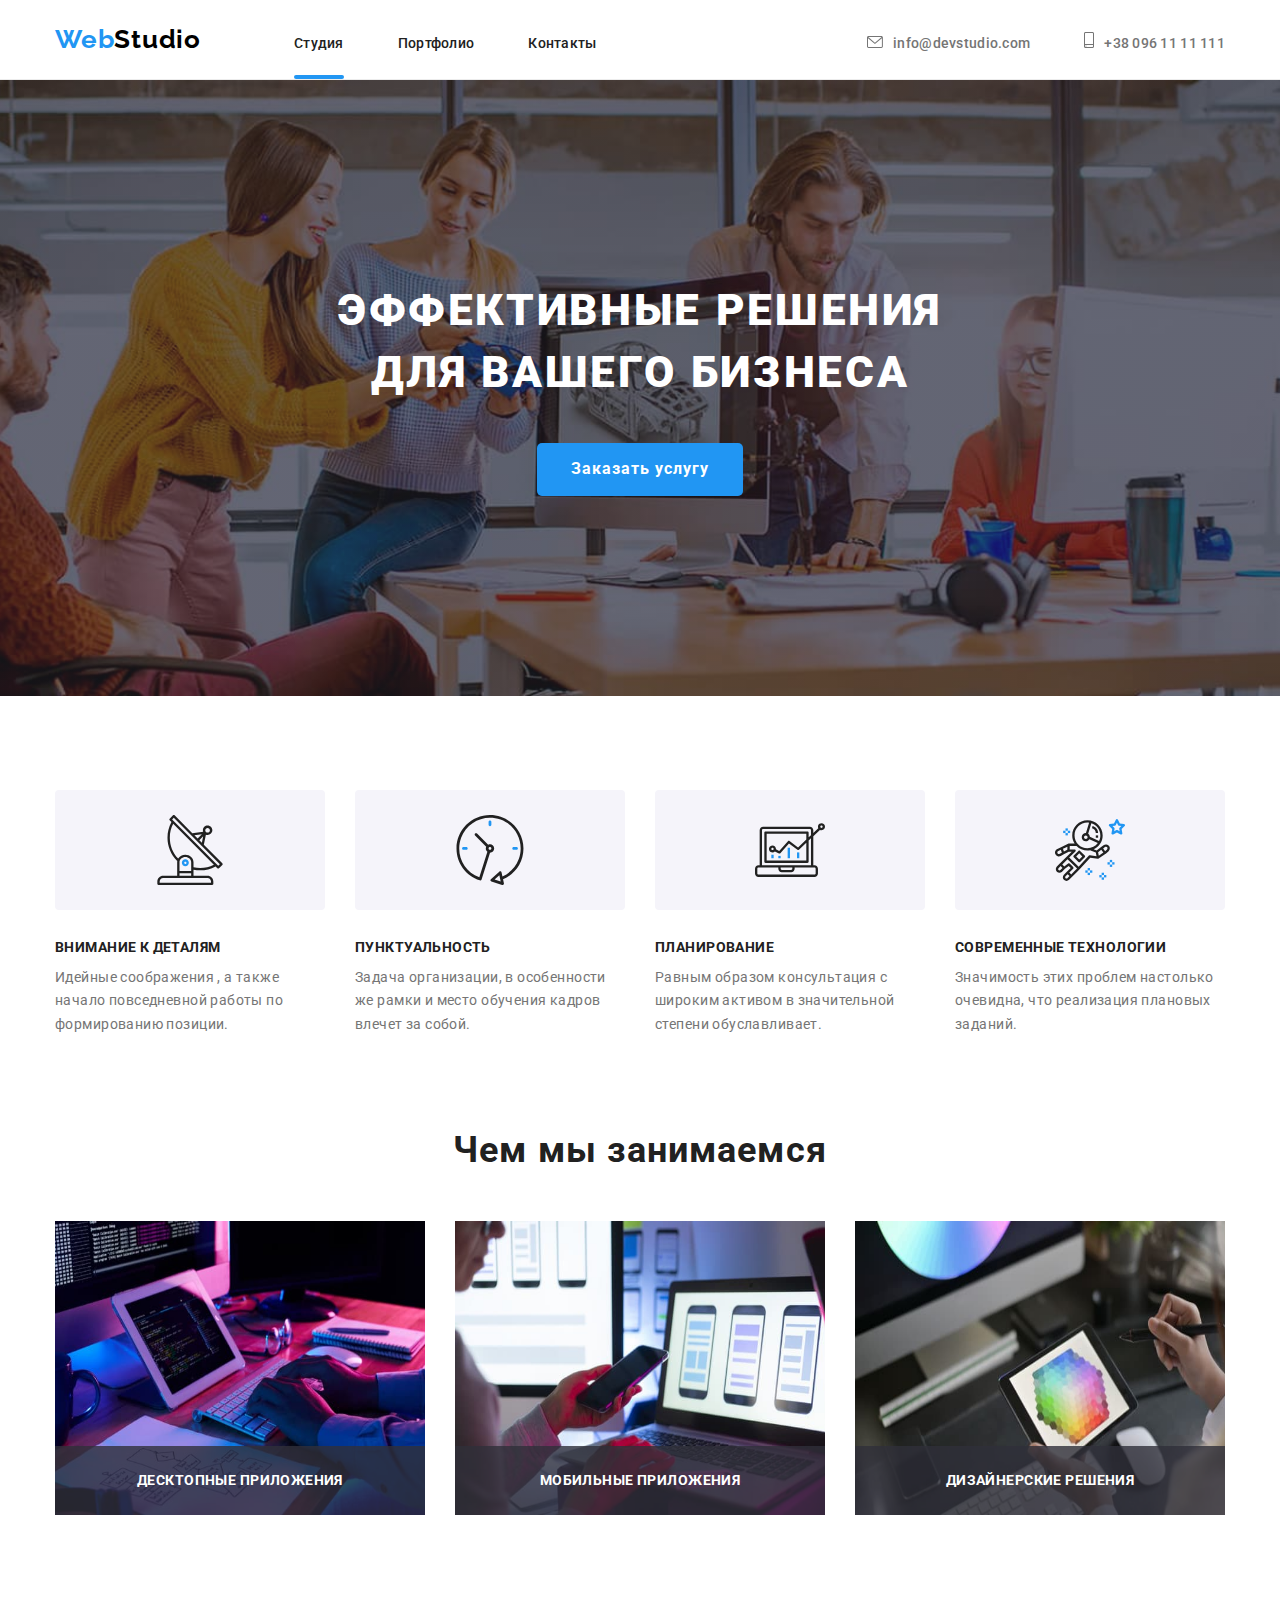
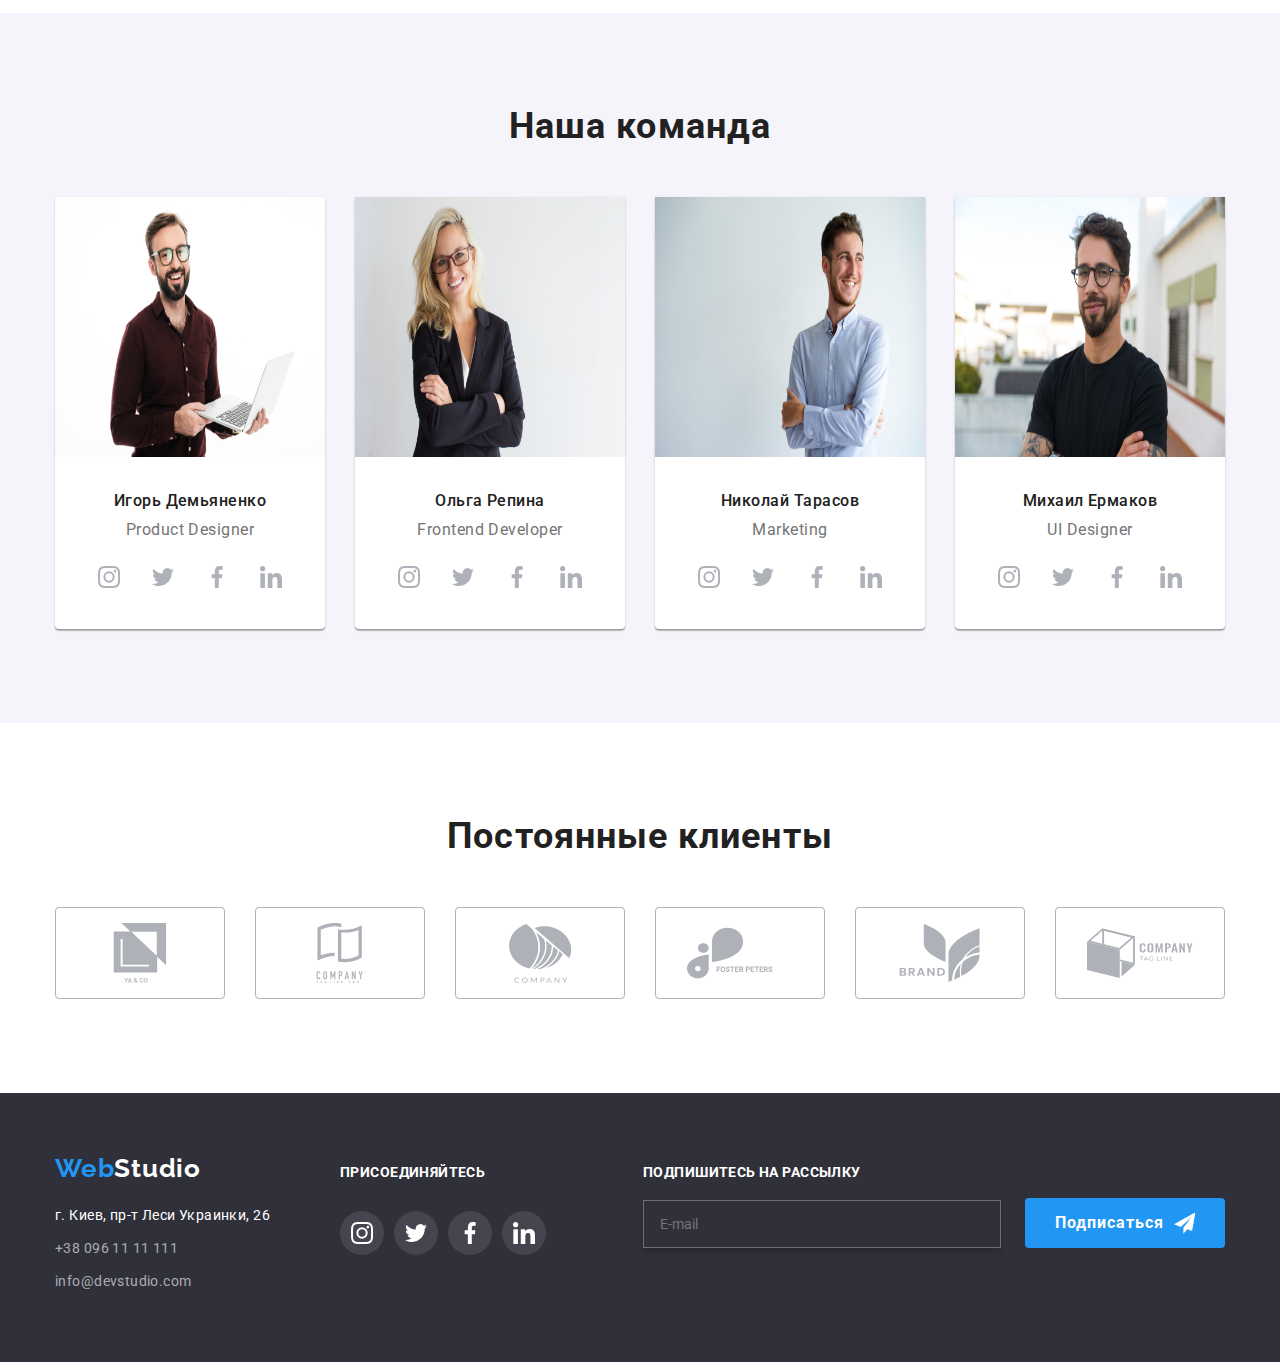
<file: index.html>
<!DOCTYPE html>
<head lang="ru">
<meta charset="UTF-8">
<meta http-equiv="X-UA-Compatible" content="IE=edge">
<meta name="viewport" content="width=device-width, initial-scale=1.0">
<title>WebStudio</title>
<link href="https://fonts.googleapis.com/css2?family=Raleway:wght@700&family=Roboto:wght@400;500;700;900&display=swap"
 rel="stylesheet">
 <link href="https://cdnjs.cloudflare.com/ajax/libs/modern-normalize/1.1.0/modern-normalize.min.css" rel="stylesheet">
<link href="css/styles.css" rel="stylesheet">
<link href="">
</head>
<body>
    <!--1 квадрат-->
    <header>
        <div class="container">
        <a href="index.html" class="header-part logo" lang="en"><span>Web</span>Studio</a>
        <nav class="header-part">
            <ul class="pages-list link">
                <li><a href="index.html" onclick="return false" class="now">Студия</a></li>
                <li><a href="portfolio.html" >Портфолио</a></li>
                <li><a href="/">Контакты</a></li>
            </ul>
        </nav>
        <div class="contacts header-part">
            <a href="mailto:info@devstudio.com" class=" contact"><svg width="16" height="12"><use href="./images/icons.svg#envelope"></use></svg>info@devstudio.com</a>
            <a href="tel:+380961111111" class=" contact"><svg width="10" height="16"><use href="./images/icons.svg#smartphone"></use></svg>+38 096 11 11 111</a>
            </div>
        </div>
    </div>
    </header>
    <!--2 квадрат-->
    <main>
    <section class="service section">
        <div class="container">
    <h1>Эффективные решения для вашего бизнеса</h1>
    <button type="button" data-modal-open>Заказать услугу</button>
</div>
    </section >
    <!--3 квадрат 1-я часть-->
    <section class="box-1 section" >
        <div class="container">
        <h2 class="none"> Наши качества</h2>
        <ul>
            <li>
<div class="case"><svg width="70px" height="70px">
    <use href="./images/icons.svg#Wi-Fi"></use>
</svg></div>
        <h3>Внимание к деталям</h3>
        <p>Идейные соображения
            , а также <br>начало повседневной работы по формированию
             позиции.</p></li>
             <li > 
                <div class="case"><svg width="70px" height="70px">
                    <use href="./images/icons.svg#Clock"></use>
                </svg></div>
            <h3>Пунктуальность</h3>
        <p>Задача организации, 
            в особенности<br> же рамки и место обучения кадров<br> влечет
             за собой.
        </p></li>
        <li >
<div class="case"><svg width="70px" height="70px">
    <use href="./images/icons.svg#Compik"></use>
</svg></div>
            <h3>Планирование</h3>
        <p>Равным образом консультация
            с <br> широким активом в значительной<br>  степени обуславливает.</p></li>
            <li >
<div class="case"><svg width="70px" height="70px">
    <use href="./images/icons.svg#Cosmo"></use>
</svg></div>
            <h3>Современные технологии</h3>
        <p>Значимость этих проблем настолько <br> очевидна, 
            что реализация плановых<br>  заданий.</p></li>
        </ul>
    </div>
    </section>
    <section class="box-2">
    <div class="container">
    <h2>Чем мы занимаемся</h2>
    <ul >
    <li><img src="images/images-studio/eff34a388bbc6409758a002e5a58c3ca.jpg" 
        alt="programer-working-his-desk-office" width="370" height="294"><p class="type-work">Десктопные приложения</p></li>
    <li><img src="images/images-studio/fe209b7db875477ca0f844823574082d.jpg"
         alt="web-ui-designers-are-developing-application-smartphones-team-creators-is-working-interface-mobile-phones"
    width="370px" height="294px"><p class="type-work">Мобильные приложения</p></li>
    <li><img src="images/images-studio/ff490664ba91f138b9f708e01d65306a.jpg"
         alt="creative-artist-web-design-with-working-colour-selection-graphic-tablet"
    width="370px" height="294px"><p class="type-work">Дизайнерские решения</p></li>
    </div>
</ul>
</div>
    </section>
    <!--2-я часть-->
    <section class="team section">
        <div class="container">
    <h2>Наша команда</h2>
         <ul class="team-list">
            <li><img src="images/images-studio/01b0562402f9066520924acac0be8dc7.jpg" alt="Фотография" width="270px" height="260px">
        <div class="box">
            <h3>Игорь Демьяненко</h3>
            <p>Product Designer</p>
            <ul class="icon">
                <li><a href="/"><svg width="22px" height="22px"><use href="./images/icons.svg#Instagram"></use></svg></li></a>
                <li><a href="/"><svg width="22px" height="22px"><use href="./images/icons.svg#Twitter"></use></svg></li></a>
                <li><a href="/"><svg width="22px" height="22px"><use href="./images/icons.svg#Facebook"></use></svg></li></a>
                <li><a href="/"><svg width="22px" height="22px"><use href="./images/icons.svg#Linkedin"></use></svg></li></a>
            </ul></div></li>
            <li><img src="images/images-studio/8ed9ff0c05008e3e7ae5285b05efd211.jpg" alt="Фотография" width="270px" height="260px">
        <div class="box">
            <h3>Ольга Репина</h3>
            <p>Frontend Developer</p>
            <ul class="icon">
                <li><a href="/"><svg width="22px" height="22px"><use href="./images/icons.svg#Instagram"></use></svg></li></a>
                <li><a href="/"><svg width="22px" height="22px"><use href="./images/icons.svg#Twitter"></use></svg></li></a>
                <li><a href="/"><svg width="22px" height="22px"><use href="./images/icons.svg#Facebook"></use></svg></li></a>
                <li><a href="/"><svg width="22px" height="22px"><use href="./images/icons.svg#Linkedin"></use></svg></li></a>
            </ul></div></li>
            <li> <img src="images/images-studio/c03fb848ed9dfc89543bbe97156c3661.jpg" alt="Фотография" width="270px" height="260px">
        <div class="box">
            <h3>Николай Тарасов</h3>
            <p>Marketing</p>
            <ul class="icon">
                <li><a href="/"><svg width="22px" height="22px"><use href="./images/icons.svg#Instagram"></use></svg></li></a>
                <li><a href="/"><svg width="22px" height="22px"><use href="./images/icons.svg#Twitter"></use></svg></li></a>
                <li><a href="/"><svg width="22px" height="22px"><use href="./images/icons.svg#Facebook"></use></svg></li></a>
                <li><a href="/"><svg width="22px" height="22px"><use href="./images/icons.svg#Linkedin"></use></svg></li></a>
            </ul></div></li>
        <li><img src="images/images-studio/7ff905b2d5f56aa0d2b29aa48e997cd8.jpg"  alt="Фотография" width="270px" height="260px">
        <div class="box">
            <h3>Михаил Ермаков</h3>
            <p>UI Designer</p>
            <ul class="icon">
                <li><a href="/"><svg width="22px" height="22px"><use href="./images/icons.svg#Instagram"></use></svg></li></a>
                <li><a href="/"><svg width="22px" height="22px"><use href="./images/icons.svg#Twitter"></use></svg></li></a>
                <li><a href="/"><svg width="22px" height="22px"><use href="./images/icons.svg#Facebook"></use></svg></li></a>
                <li><a href="/"><svg width="22px" height="22px"><use href="./images/icons.svg#Linkedin"></use></svg></li></a>
            </ul></div></li>
        </ul>
    </div>
</section>
<section class="clients section">
    <div class="container">
    <h2>Постоянные клиенты</h2>
    <ul>
        <li><a href="/">
            <svg width="106px" height="60px">
                <use  href="images/icons.svg#icon-Client-1"></use>
            </svg></a>
        </li>
        <li><a href="/">
            <svg width="106px" height="60px">
                <use href="images/icons.svg#icon-Client-2"></use>
            </svg></a>
        </li>
        <li><a href="/">
            <svg width="106px" height="60px">
                <use href="images/icons.svg#icon-Client-3"></use>
            </svg></a>
        </li>
        <li><a href="/">
            <svg width="106px" height="60px">
                <use href="images/icons.svg#icon-Client-4"></use>
            </svg></a>
        </li>
        <li><a href="/">
            <svg width="106px" height="60px">
                <use  href="images/icons.svg#icon-Client-5"></use>
            </svg></a>
        </li>
        <li><a href="/">
            <svg width="106px" height="60px">
                <use href="images/icons.svg#icon-Client-6"></use>
            </svg>
        </a>
        </li>
    </ul>
</div>
</section>
</main>
<!--4 квадрат-->
    <footer>
        <div class="container">
            <div class="line">
        <a href="index.html" class="footer-logo" lang="en"><span>Web</span>Studio</a>
        <address>
            <ul>
            <li><a href="https://www.google.com/maps/place/%D0%B1%D1%83%D0%BB%D1%8C%D0%B2%D0%B0%D1%80+%D0%9B%D0%B5%D1%81%D1%96+%D0%A3%D0%BA%D1%80%D0%B0%D1%97%D0%BD%D0%BA%D0%B8,+26,+%D0%9A%D0%B8%D1%97%D0%B2,+02000/@50.4265807,30.5361971,17z/" 
            target="_blank"  rel="noopener noreferrer">г. Киев, пр-т Леси Украинки, 26</a> </li>
            <li><a href="tel:+380961111111" class="tel">+38 096 11 11 111</a></li>
            <li><a href="mailto:info@devstudio.com" class="mail">info@devstudio.com</a></li>
    </ul>
    </address>
</div>
<div class="massenger line">
    <h3>присоединяйтесь</h3>
    <ul>
        <li><a href="/"><svg width="22px" height="22px"><use href="./images/icons.svg#Instagram"></use></svg></a></li>
        <li><a href="/"><svg width="22px" height="22px"><use href="./images/icons.svg#Twitter"></use></svg></a></li>
        <li><a href="/"><svg width="22px" height="22px"><use href="./images/icons.svg#Facebook"></use></svg></a></li>
        <li><a href="/"><svg width="22px" height="22px"><use href="./images/icons.svg#Linkedin"></use></svg></a></li>
    </ul>
</div>
<form class="form-footer">
    <label class="row">Подпишитесь на рассылку
        <input type="email" name="email" placeholder="E-mail"></input>
</label>
<button type="submit">Подписаться<svg width="22px" height="22px">
    <use href="images/icons.svg#icon-send"></use>
</svg></button>
</form>
</div>
    </footer>
    <div class="backdrop is-hidden" data-modal>
        <div class="modal">
            <p>Оставьте свои данные, мы вам перезвоним</p>
<form class="modal-form">
    <label  >
        <input type="text" name="name" class="modal-input">
        <span class="input-svg"><svg width="18px" height="18px">
            <use href="./images/icons.svg#person-black"></use>
        </svg></span>
        <span class="up">Имя</span>
    </label>
    <label  >
        <input type="tel" name="tel" class="modal-input">
        <span class="input-svg"><svg width="18px" height="18px">
            <use href="./images/icons.svg#phone-black"></use>
        </svg></span>
        <span class="up">Телефон</span>
    </label>
    <label>
        <input type="email" name="email"  class="modal-input">
        <span class="input-svg"><svg width="18px" height="18px">
            <use href="./images/icons.svg#email-black"></use>
        </svg></span>
        <span class="up">Почта</span>
    </label>
    <label class="textarea">
        <span>Комментарий</span>
        <textarea name="comment" placeholder="Введите текст"></textarea>
    </label>
    <label class="checkbox">
    <input type="checkbox" name="accept" checked />
    <span class="icon-checkbox"></span>
    Соглашаюсь с рассылкой и принимаю&nbsp<span>Условия договора</span>
    </label>            
    <button type="submit" class="form-button">Отправить</button>
</form>

        <button type="button" data-modal-close>
            <svg width="11px" height="11px">
            <use href="./images/icons.svg#Vector"></use>
            </svg>
        </button>
    </div>
    </div>
    <script src="js/modal.js"></script>
</body>
</html>
</file>
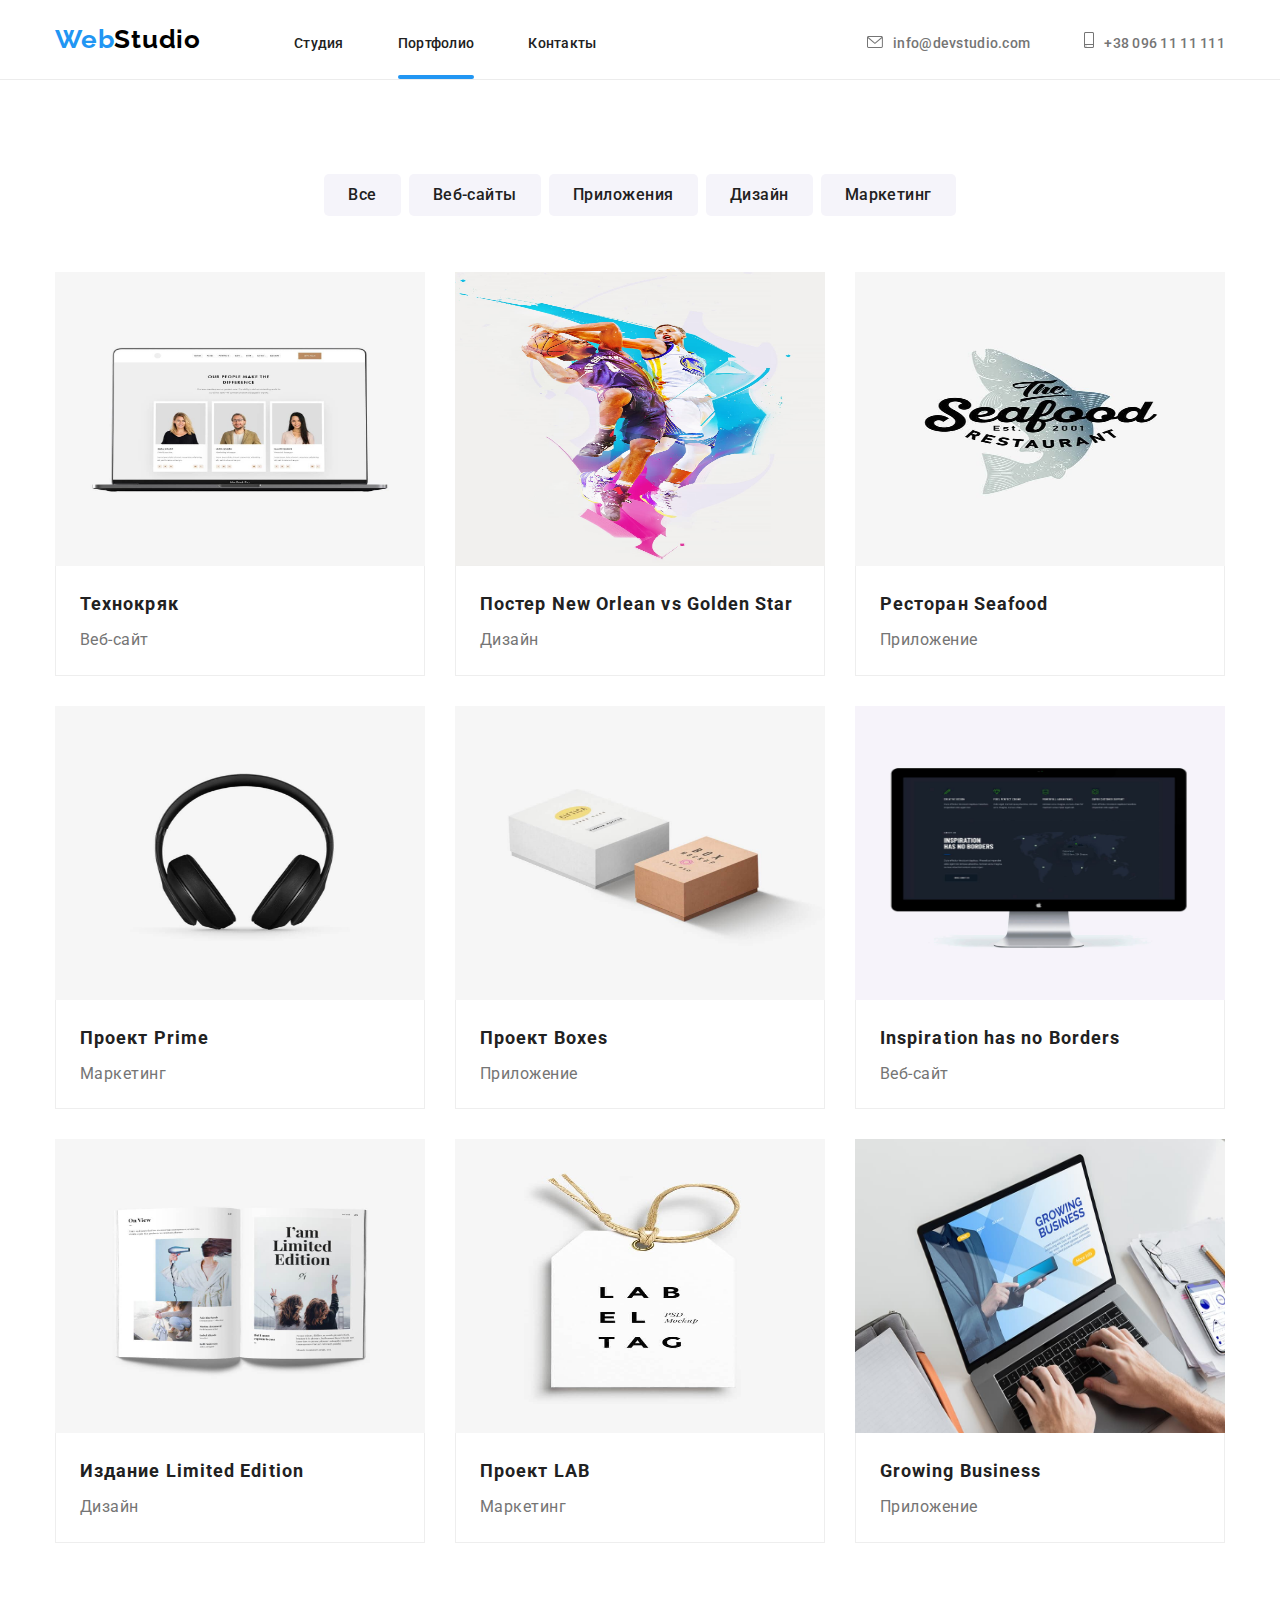
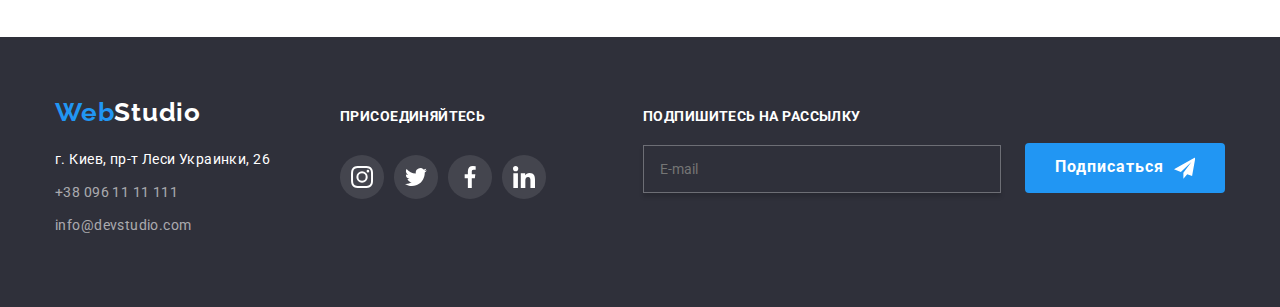
<file: portfolio.html>
<!DOCTYPE html>
<head lang="ru">
    <meta charset="UTF-8">
    <meta http-equiv="X-UA-Compatible" content="IE=edge">
    <meta name="viewport" content="width=device-width, initial-scale=1.0">
<title>WebStudio</title>
<link href="https://fonts.googleapis.com/css2?family=Raleway:wght@700&family=Roboto:wght@400;500;700;900&display=swap"
 rel="stylesheet">
 <link href="https://cdnjs.cloudflare.com/ajax/libs/modern-normalize/1.1.0/modern-normalize.min.css" rel="stylesheet">
 <link href="css/styles.css" rel="stylesheet">
</head>
<body>
    <header>
        <div class="container">
        <a href="index.html" class="logo header-part" lang="en"><span>Web</span>Studio</a>
        <nav class="header-part">
            <ul class="pages-list link">
                <li><a href="index.html">Студия</a></li>
                <li><a href="portfolio.html" onclick="return false" class="now">Портфолио</a></li>
                <li><a href="/">Контакты</a></li>
            </ul>
        </nav>
        <div class="contacts header-part">
        <a href="mailto:info@devstudio.com" class=" contact"><svg width="16" height="12"><use href="./images/icons.svg#envelope"></use></svg>info@devstudio.com</a>
        <a href="tel:+380961111111" class=" contact"><svg width="10" height="16"><use href="./images/icons.svg#smartphone"></use></svg>+38 096 11 11 111</a>
        </div>
    </div>
    </header>
    <main>
        <section class="section">
            <h1 class="none">portfolio</h1>
            <div class="container">
            <!--button--->
            <ul class="catalog">
                <li ><button type="button" >Все</button></li>
                <li ><button type="button" >Веб-сайты</button></li>
                <li ><button type="button" >Приложения</button></li>
                <li ><button type="button" >Дизайн</button></li>
                <li ><button type="button" >Маркетинг</button></li>
            </ul>
 <!--imeges-list-->
            <ul class="catalog-list">
            <li class="images-portfolio"><div class="overlay-box">
                <img src="images/images-portfolio/ce3ece7da5d4fa1e76837a53a90fe6e4.jpg" alt="product" width="370px" height="295px">
                <p class="overlay">Ресурс предлагает комплексные предложения с разным уровнем функционала и сервисов. 
                    Все это позволит посетителю получить исчерпывающие сведения о компании или частном лице.</p></div>
                <div class="box">
                <h2>Технокряк</h2>
                <p>Веб-сайт</p>
            </li>
            <li class="images-portfolio"><div class="overlay-box">
                <img src="images/images-portfolio/2af7c242b4ca1f507cebceb1a12a0d5e.jpg" alt="product" width="370px" height="295px">
                <p class="overlay">Ресурс предлагает комплексные предложения с разным уровнем функционала и сервисов. 
                    Все это позволит посетителю получить исчерпывающие сведения о компании или частном лице.</p></div>
                <div class="box"><h2>Постер New Orlean vs Golden Star</h2>
                <p>Дизайн</p></div>
            </li>
            <li class="images-portfolio"><div class="overlay-box">
                <img src="images/images-portfolio/1a433c208105e34dc9868a3bff6ab127.jpg" alt="product" width="370px" height="295px">
                <p class="overlay">Ресурс предлагает комплексные предложения с разным уровнем функционала и сервисов. 
                    Все это позволит посетителю получить исчерпывающие сведения о компании или частном лице.</p></div>
                <div class="box"><h2>Ресторан Seafood</h2>
                <p>Приложение</p></div>
            </li>
            <li class="images-portfolio"><div class="overlay-box">
                <img src="images/images-portfolio/ba4be2b1f0cfb199e4af12cdfc7deb53.jpg" alt="product" width="370px" height="295px">
                <p class="overlay">Ресурс предлагает комплексные предложения с разным уровнем функционала и сервисов. 
                    Все это позволит посетителю получить исчерпывающие сведения о компании или частном лице.</p></div>
                <div class="box"><h2>Проект Prime</h2>
                <p>Маркетинг</p></div>
            </li>
            <li class="images-portfolio"><div class="overlay-box">
                <img src="images/images-portfolio/096c3e96fbdfa1efd6ca17564f4b60ac.jpg" alt="product" width="370px" height="295px">
                <p class="overlay">Ресурс предлагает комплексные предложения с разным уровнем функционала и сервисов. 
                    Все это позволит посетителю получить исчерпывающие сведения о компании или частном лице.</p></div>
                <div class="box"><h2>Проект Boxes</h2>
                <p>Приложение</p></div>
            </li>
            <li class="images-portfolio"><div class="overlay-box">
                <img src="images/images-portfolio/35cc11f87c4be2640549c8b71a221417.jpg" alt="product" width="370px" height="295px">
                <p class="overlay">Ресурс предлагает комплексные предложения с разным уровнем функционала и сервисов. 
                    Все это позволит посетителю получить исчерпывающие сведения о компании или частном лице.</p></div>
                <div class="box"><h2 lang="en">Inspiration has no Borders</h2>
                <p>Веб-сайт</p></div>
            </li>
            <li class="images-portfolio"><div class="overlay-box">
                <img src="images/images-portfolio/9883873751631631df6d5595b83d684c.jpg" alt="product" width="370px" height="295px">
                <p class="overlay">Ресурс предлагает комплексные предложения с разным уровнем функционала и сервисов. 
                    Все это позволит посетителю получить исчерпывающие сведения о компании или частном лице.</p></div>
                <div class="box"><h2>Издание Limited Edition</h2>
                <p>Дизайн</p></div>
            </li>
            <li class="images-portfolio"><div class="overlay-box">
                <img src="images/images-portfolio/22b3731453c05728d01567341b63797c.jpg" alt="product" width="370px" height="295px">
                <p class="overlay">Ресурс предлагает комплексные предложения с разным уровнем функционала и сервисов. 
                    Все это позволит посетителю получить исчерпывающие сведения о компании или частном лице.</p></div>
                <div class="box"><h2>Проект LAB</h2>
                <p>Маркетинг</p></div>
            </li>
            <li class="images-portfolio"><div class="overlay-box">
                <img src="images/images-portfolio/dc8bd39cf3d9ed5df9520ffb8173dc62.jpg" alt="product" width="370px" height="295px">
                <p class="overlay">Ресурс предлагает комплексные предложения с разным уровнем функционала и сервисов. 
                    Все это позволит посетителю получить исчерпывающие сведения о компании или частном лице.</p></div>
                <div class="box"><h2 lang="en">Growing Business</h2>
                <p>Приложение</p></div>
            </li>
        </ul>
    </div>
    </section>
    </main>
    <footer>
        <div class="container">
            <div class=" line">
        <a href="index.html" class="footer-logo" lang="en"><span>Web</span>Studio</a>
        <address>
            <ul>
            <li><a href="https://www.google.com/maps/place/%D0%B1%D1%83%D0%BB%D1%8C%D0%B2%D0%B0%D1%80+%D0%9B%D0%B5%D1%81%D1%96+%D0%A3%D0%BA%D1%80%D0%B0%D1%97%D0%BD%D0%BA%D0%B8,+26,+%D0%9A%D0%B8%D1%97%D0%B2,+02000/@50.4265807,30.5361971,17z/" 
            target="_blank"  rel="noopener noreferrer">г. Киев, пр-т Леси Украинки, 26</a> </li>
            <li><a href="tel:+380961111111" class="tel">+38 096 11 11 111</a></li>
            <li><a href="mailto:info@devstudio.com" class="mail">info@devstudio.com</a></li>
    </ul>
    </address>
</div>
<div class="massenger line">
    <h3>присоединяйтесь</h3>
    <ul>
        <li><a href="/"><svg width="22px" height="22px"><use href="./images/icons.svg#Instagram"></use></svg></a></li>
        <li><a href="/"><svg width="22px" height="22px"><use href="./images/icons.svg#Twitter"></use></svg></a></li>
        <li><a href="/"><svg width="22px" height="22px"><use href="./images/icons.svg#Facebook"></use></svg></a></li>
        <li><a href="/"><svg width="22px" height="22px"><use href="./images/icons.svg#Linkedin"></use></svg></a></li>
    </ul>
</div>
<form class="form-footer">
    <label class="row">Подпишитесь на рассылку
        <input type="email" name="email" placeholder="E-mail"></input>
</label>
<button type="submit">Подписаться<svg width="22px" height="22px">
    <use href="images/icons.svg#icon-send"></use>
</svg></button>
</form>
</div>
    </footer>
    <script src="js/modal.js"></script>
</body>
</html>
</file>
<file: css/styles.css>
body{
    font-family:'Roboto',sans-serif;
    color: #212121;
}
.none{
    display: none;
}
.container{
    width: 1200px;
    margin-left: auto;
    margin-right: auto;
    padding-right: 15px;
    padding-left: 15px;
}

.section{
    padding: 94px 0px;
}
ul,h1,h2,h3,h4,h5,h6,p,a,div,img,span,input,label{
    margin: 0;
    padding: 0;
}
/*header styles*/
header{
    border-bottom:1px solid #ECECEC;
    padding: 24px 0;
    background-color: rgba(255, 255, 255, 1);
}
.logo{
    font-family:'Raleway';
    font-weight: 700;
    font-size: 26px;
    line-height: 1.2;
    letter-spacing: 0.03em;
    color: #000;
    margin-right: 93px;
}
header .container{
    display: flex;
    align-items: baseline;
}
.header-part{
    display: inline-block;
    text-decoration: none;
}
.pages-list li{
display: inline-block;
margin-right: 50px;
}
.pages-list a{
text-decoration: none;
font-weight: 500;
font-size: 14px;
line-height: 1.1;
letter-spacing: 0.02em;
color: #212121;
}
span{
    color: #2196F3;
}
.link .now{
    position:relative;
}
.link .now::after{
    content: "";
    position: absolute;
    width: 100%;
    height: 4px;
    background-color: #2196F3;
    border-radius: 2px;
    bottom:-28px;
    left: 0;
}
.pages-list a{
    transition: color 250ms cubic-bezier(0.4, 0, 0.2, 1);
}
.pages-list a:hover,
.pages-list a:focus{
    color: #2196F3;
}
.contacts{
    margin-left: auto;
}
.contacts svg{
    margin-right: 10px;
}
.container .contact{
font-weight: 500;
font-size: 14px;
line-height: 1.1px;
letter-spacing: 0.02em;
color: #757575;
text-decoration: none;
}
.contact{
    fill: rgba(117, 117, 117, 1);
    transition: color 250ms cubic-bezier(0.4, 0, 0.2, 1);
}
.contact:hover,
.contact:focus{
    color: #2196F3;
    fill: #2196F3;
}
header a[href^="mailto"]{
    margin-right: 50px;
}
/*main studio*/
.service{
background-color:#2F303A;
padding: 200px 0px;
background-image: linear-gradient(to left,rgba(47,48,58,0.4), rgba(47,48,58,0.4)) , url("../images/images-studio/back.jpg");
background-repeat: no-repeat;
background-position: center;
max-width: 1600;
background-size: cover;
}
.service h1{
font-weight: 900;
font-size: 44px;
line-height: 1.4;
text-align: center;
letter-spacing: 0.06em;
text-transform: uppercase;
color: #FFFFFF;
width: 696px;
margin-right: auto;
margin-left: auto;
}
.service button{
font-family:'Roboto';
border-radius: 5px;
border-color: transparent;
background-color: #2196F3;
color:#fff;
font-weight: 700;
font-size: 16px;
line-height: 1.8;
margin-left: auto;
margin-right: auto;
display: flex;
text-align: center;
justify-content: center;
letter-spacing: 0.06em;
cursor: pointer;
padding: 10px 32px;
margin-top: 40px;
transition: background-color 250ms cubic-bezier(0.4, 0, 0.2, 1);
}
.service button:focus,
.service button:hover{
    background-color: #F5F4FA;
}
.box{
    padding: 30px 32px;
}
.case{
    display: flex;
    justify-content: center;
    align-items: center;
    width: 270px;
    height: 120px;
    background: rgba(245, 244, 250, 1);
    margin-bottom: 30px;
    border-radius: 4px;
    fill: #F5F4FA;
}
.box-1{
    padding-inline-start: 0px;
    list-style-type: none;
}
.box-1 ul{
    display: flex;
    justify-content: space-between;
    list-style-type: none;
}
.box-1 h3{
    font-weight: 700;
    font-size: 14px;
    line-height: 1.1;
    letter-spacing: 0.03em;
    text-transform: uppercase;
    color: #212121;
    margin-bottom:10px ;
}
.box-1 p{
font-size: 14px;
line-height: 1.7;
letter-spacing: 0.03em;
color: #757575;
}
.box-1 li{
    width: 270px;
}
.box-2{
padding-bottom: 94px;
}
.box-2 h2{
font-weight: 700;
font-size: 36px;
line-height: 1.1;
text-align: center;
letter-spacing: 0.03em;
color: #212121;
margin-bottom: 50px;
}
.box-2 ul{
    padding-inline-start: 0px;
    list-style-type: none;
    display: flex;
    justify-content: space-between;
}
.type-work{
    position: absolute;
    width: 100%;
    padding: 27px 0;
    bottom: 4px;
    left: 0;
    font-weight: 700;
    font-size: 14px;
    line-height: 1.1;
    letter-spacing: 0.03em;
    text-align: center;
    text-transform: uppercase;
    color: #FFFFFF;
    background-color: rgba(47, 48, 58, 0.8);
}
.box-2 li{
    display: block;
    position: relative;
}
.team{
    background-color: #F5F4FA;
}
.team h2{
font-weight: 700;
font-size: 36px;
line-height: 1.1;
text-align: center;
letter-spacing: 0.03em;
color: #212121;
margin-bottom: 50px;
}
.icon{
    display: flex;
    list-style-type: none;
    padding-inline-start: 0;
}
.icon li{
    margin-right: 10px;
}
.icon a{
    background-color: rgba(255, 255, 255, 0.1);
    fill: rgba(175, 177, 184, 1);
    border-radius: 50% 50%;
    width: 44px;
    height: 44px;
    display: flex;
    justify-content: center;
    align-items: center;
    transition: all 250ms cubic-bezier(0.4, 0, 0.2, 1);}
    .icon a:hover,
    .icon a:focus{
        background-color: #2196F3;
        fill:#fff
    }
    .icon li:last-child{
        margin-right: 0;
    }
.team-list > li{
background: #FFFFFF;
box-shadow: 0px 1px 3px rgba(0, 0, 0, 0.12), 0px 1px 1px rgba(0, 0, 0, 0.14), 0px 2px 1px rgba(0, 0, 0, 0.2);
border-radius: 0px 0px 4px 4px;
}
.team ul{
    list-style-type: none;
    padding-inline-start:0px;
    display: flex;
    justify-content: space-between;
}
.team h3{
    font-weight: 500;
    font-size: 16px;
    line-height: 1.2;
    text-align: center;
    letter-spacing: 0.03em;
    margin-bottom: 10px;
}
.team p{
    font-weight: 400;
    font-size: 16px;
    line-height: 1.2;
    text-align: center;
    letter-spacing: 0.03em;
    color: #757575;
    margin-bottom: 16px;
}
.catalog-list .box{
    padding: 20px 24px;
    box-sizing: border-box;
    width: 370px;
    border-left: 1px solid #EEEEEE;
    border-right: 1px solid #EEEEEE;
    border-bottom: 1px solid #EEEEEE;
}
.clients ul{
    display: flex;
    list-style-type: none;
    padding-inline-end: 0;
    flex-wrap: wrap;
    gap: 30px;
    box-sizing: border-box;
} 

.clients a{
    box-sizing: border-box;
    display: flex;
    align-items: center;
    justify-content: center;
    width: 170px;
    height: 92px;
    fill: #afb1b8;
    border:1px solid rgba(175, 177, 184, 1) ;
    border-radius: 4px;
    transition: border,fill 250ms,250ms cubic-bezier(0.4, 0, 0.2, 1);
}

.clients a:hover,
.clients a:focus{
    fill: #2196F3;
    border: 1px solid #2196F3;
}

.clients h2{
font-weight: 700;
font-size: 36px;
line-height: 1.1;
text-align: center;
letter-spacing: 0.03em;
margin-bottom: 50px;
}
/*main partfolio*/
.catalog li{
    display: inline-block;
    margin-left: 4px;
    margin-right: 4px;
}
.catalog button{
font-weight: 500;
font-size: 16px;
line-height: 1.6;
text-align: center;
letter-spacing: 0.03em;
color: #212121;
border-radius: 5px;
border-color: transparent;
background-color: #F5F4FA;
cursor: pointer;
font-family:'Roboto';
padding: 6px 22px;
transition: all 250ms cubic-bezier(0.4, 0, 0.2, 1);
}
.catalog button:hover,
.catalog button:focus{
    background-color: #2196F3;
    color: #fff;
    box-shadow: 0px 4px 4px 0px rgba(0, 0, 0, 0.25);
}
.catalog{
    padding-inline-start: 0px;
    list-style-type: none;
    display: flex;
    justify-content: center;
    margin-bottom: 56px;
}
.catalog-list li{
    display: inline-block;
    transition: box-shadow 250ms cubic-bezier(0.4, 0, 0.2, 1);
}
.catalog-list li:hover{
    box-shadow: 0px 4px 4px 0px rgba(0, 0, 0, 0.25);
}
.catalog-list{
    display: flex;
    flex-wrap: wrap;
    gap: 30px;
}
.catalog-list h2{
font-weight: 700;
font-size: 18px;
line-height: 2;
letter-spacing: 0.06em;
color: #212121;
margin-bottom: 4px;
}
.catalog-list p{
font-size: 16px;
line-height: 1.8;
letter-spacing: 0.03em;
color: #757575;
}
.catalog-list{
padding-inline-start: 0px;
list-style-type: none;
}
.overlay-box{
    width: 370px;
    height: 294px;
    overflow: hidden;
    position: relative;
}
p[class="overlay"]{
    position: absolute;
    top: 0;
    left: 0;
    width: 100%;
    height: 100%;
    background-color: rgba(33, 150, 243, 0.9);
    transform: translateY(100%);
    font-size: 18px;
    line-height: 1.6;
    letter-spacing: 0.03em;
    color: #FFFFFF;
    transition: transform 250ms cubic-bezier(0.4, 0, 0.2, 1);
    padding: 63px 24px;
}
.overlay-box:hover .overlay{
    transform: translateY(0);
}
.backdrop{
    position: fixed;
    width: 100%;
    height: 100%;
    background-color: rgba(0, 0, 0, 0.2);
    top: 0;
    left: 0;
    transition: transform 250ms cubic-bezier(0.4, 0, 0.2, 1);
}
.modal{
    position: absolute;
    left:50%;
    top:50%;
    transform: translate(-50%,-50%);
    background-color:rgba(255, 255, 255, 1);
    width: 528px;
    height: 581px;
    box-shadow: 0px 1px 3px rgba(0, 0, 0, 0.12), 0px 1px 1px rgba(0, 0, 0, 0.14), 0px 2px 1px rgba(0, 0, 0, 0.2);
    border-radius: 4px;
    padding: 40px 40px;
}
.modal button[data-modal-close]{
    width: 30px;
    height: 30px;
    fill: rgba(0, 0, 0, 1);
    background-color:rgba(255, 255, 255, 1) ;
    border:1px solid rgba(0, 0, 0, 0.1) ;
    border-radius: 50% 50%;
    position: fixed;
    top:8px;
    right: 8px;
    transition: fill 250ms cubic-bezier(0.4, 0, 0.2, 1);
}
.form-button{
box-sizing: border-box;
margin-left: auto;
margin-right: auto;
background-color: #2196F3;
font-weight: 700;
font-size: 16px;
line-height: 30px;
display: flex;
align-items: center;
text-align: center;
letter-spacing: 0.06em;
color: #FFFFFF;
border-width: 0;
border-radius: 4px;
padding: 10px 55px;
margin-top: 30px;
}
.modal-form {
    display: flex;
    flex-direction: column;
}
.modal-form label:not(:nth-last-child(-n+3)){
    position: relative;
    margin-bottom: 28px;
}
.modal p{
    font-weight: 700;
    font-size: 20px;
    line-height: 1.1;
    text-align: center;
    letter-spacing: 0.03em;
    margin-bottom: 30px;
}
.modal-input ~ span{
    position: absolute;
    top:11px;
    left: 12px;
    bottom: 11px;
    fill: #212121;
    transition: fill 250ms cubic-bezier(0.4, 0, 0.2, 1);
}
.modal-input{
    width: 100%;
    padding: 11px 0 11px 42px;
    border: 1px solid rgba(33, 33, 33, 0.2);
    border-radius: 4px;
    box-sizing:border-box;
    height: 40px;
    transition: border-color 250ms cubic-bezier(0.4, 0, 0.2, 1);
}
.up{
transform: translate(-12px,-28px);
font-size: 12px;
line-height: 14px;
letter-spacing: 0.01em;
color: #757575;
}
.modal-form label:nth-child(3){
margin-bottom: 10px;
box-sizing: border-box;
}
.checkbox span{
    font-size: 14px;
    line-height: 1.7;
    letter-spacing: 0.03em;
    color: #2196F3;
    text-decoration-line:underline;
}
.textarea span{
font-size: 12px;
line-height: 1.1;
letter-spacing: 0.01em;
color: #757575;
}
.textarea{
margin-bottom: 20px;
box-sizing: border-box; 
}
.textarea textarea{
    margin-top: 4px;
    width: 448px;
    height:120px ;
    border: 1px solid rgba(33, 33, 33, 0.2);
    border-radius: 4px;
    resize: none;
    padding: 12px 16px;
    box-sizing: border-box;
    transition: border-color 250ms cubic-bezier(0.4, 0, 0.2, 1);
}
textarea:focus{
    outline: none;
    border-color: #2196F3;
}
.modal-input:focus + span,
.modal-input:focus{
    fill: #2196F3;
    border-color:#2196F3;
    outline: none;
}
.checkbox {
font-size: 14px;
line-height: 1.7;
letter-spacing: 0.03em;
color: #757575;
display: flex;
align-items: center;
justify-content: center;
}
input[type="checkbox"]{
    position: absolute;
    width: 1px;
    height: 1px;
    margin: -1px;
    padding: 0;
    border: 0;
    overflow: hidden;
    clip: rect(0 0 0 0);
}
.icon-checkbox{
    display: inline-block;
    width: 16px;
    height: 15px;
    border: 2px solid #000000;
    box-shadow: 0px 4px 4px rgba(0, 0, 0, 0.25);
    border-radius: 4px;
    margin-right: 8px;
    transition: border-color,background-color 250ms cubic-bezier(0.4, 0, 0.2, 1);
}
input[type="checkbox"]:checked + .icon-checkbox{
    border-color: #2196F3;
    background-image: url('../images/images-studio/icon-check.svg');
    background-color: #2196F3;
    background-size: contain;
    background-origin:content-box;
    background-position: center;
}
.is-hidden{
pointer-events: none;
transform: scale(0);
visibility: hidden;
opacity: 0;
}
button[data-modal-close]:hover,
button[date-modal-close]:focus
{
fill: #2196F3;
}
/*footer styles*/
footer{
background-color:#2F303A;
padding: 60px 0px;
}
footer div[class="container"]{
    display: flex;
    align-items: baseline;
}
footer address{
    font-style: normal;
}
.footer-logo{
font-family:'Raleway';
display: inline-block;
font-weight: 700;
font-size: 26px;
line-height: 1.2;
letter-spacing: 0.03em;
color: #fff;
text-decoration: none;
margin-bottom: 20px;
}
address ul{
    list-style-type: none;
    padding-inline-start: 0px;
}
address li{
    margin-bottom: 9px;
}
a[target]{
    font-size: 14px;
    line-height: 1.7; 
    letter-spacing: 0.03em; 
    color: #FFFFFF;
    text-decoration: none;
    transition: color 250ms cubic-bezier(0.4, 0, 0.2, 1);
    margin-right:70px;
}
.mail{
font-size: 14px;
line-height: 1.7;
letter-spacing: 0.03em;
color: rgba(255, 255, 255, 0.6);
text-decoration: none;
transition: color 250ms cubic-bezier(0.4, 0, 0.2, 1);
}
a[target]:hover,
a[target]:focus{
color: #2196F3;
}
.tel{
font-size: 14px;
line-height: 1.7;
letter-spacing: 0.03em;
color: rgba(255, 255, 255, 0.6);
text-decoration: none;
transition: color 250ms cubic-bezier(0.4, 0, 0.2, 1);
}
.tel:hover,
.tel:focus{
    color: #2196F3;
}
.mail:hover,
.mail:focus{
    color: #2196F3;
}

.massenger h3{
font-weight: 700;
font-size: 14px;
line-height: 1.23;
letter-spacing: 0.03em;
text-transform: uppercase;
color: #FFFFFF;
margin-bottom: 30px;
}
.massenger li:not(:last-child){
    margin-right: 10px;
}
.massenger ul{
    display: flex;
    list-style-type: none;
    padding-inline-start: 0;
}
.massenger a{
    background-color: rgba(255, 255, 255, 0.1);
    border-radius: 50% 50%;
    width: 44px;
    height: 44px;
    display: flex;
    justify-content: center;
    align-items: center;
    transition: background-color 250ms cubic-bezier(0.4, 0, 0.2, 1);}
    .massenger a:hover,
    .massenger a:focus{
        background-color: #2196F3;
    }

.massenger svg{
fill: #fff;
}
.form-footer label{
display: block;
font-weight: 700;
font-size: 14px;
line-height: 1.1;
letter-spacing: 0.03em;
text-transform: uppercase;
color: #FFFFFF;
}
form{
    display: flex;
    margin-left: auto;
}
.form-footer input{
    margin-top: 20px;
    display: block;
    width: 358px;
    padding-top: 15px;
    padding-left: 16px;
    padding-bottom: 15px;
    border:1px solid rgba(255, 255, 255, 0.3);
    box-shadow:0px 4px 4px 0px rgba(0, 0, 0, 0.15);
    background-color: transparent;
    margin-right: 12px;
    ;
}
.form-footer button{
    border-radius:4px;
    margin-top: auto;
    padding:10px 28px;
    background-color: #2196F3;
    width: 200px;
    height: 50px;
    color: #fff;
    border-color: transparent;
    font-weight: 700;
    font-size: 16px;
    line-height: 1.8;
    display: flex;
    align-items: center;
    justify-content: center;
    text-align: center;
    letter-spacing: 0.06em;
    color: #FFFFFF;
    margin-left: 12px;
    fill: rgba(255, 255, 255, 1);
}
.form-footer svg{
    margin-left: 10px;
}
</file>
